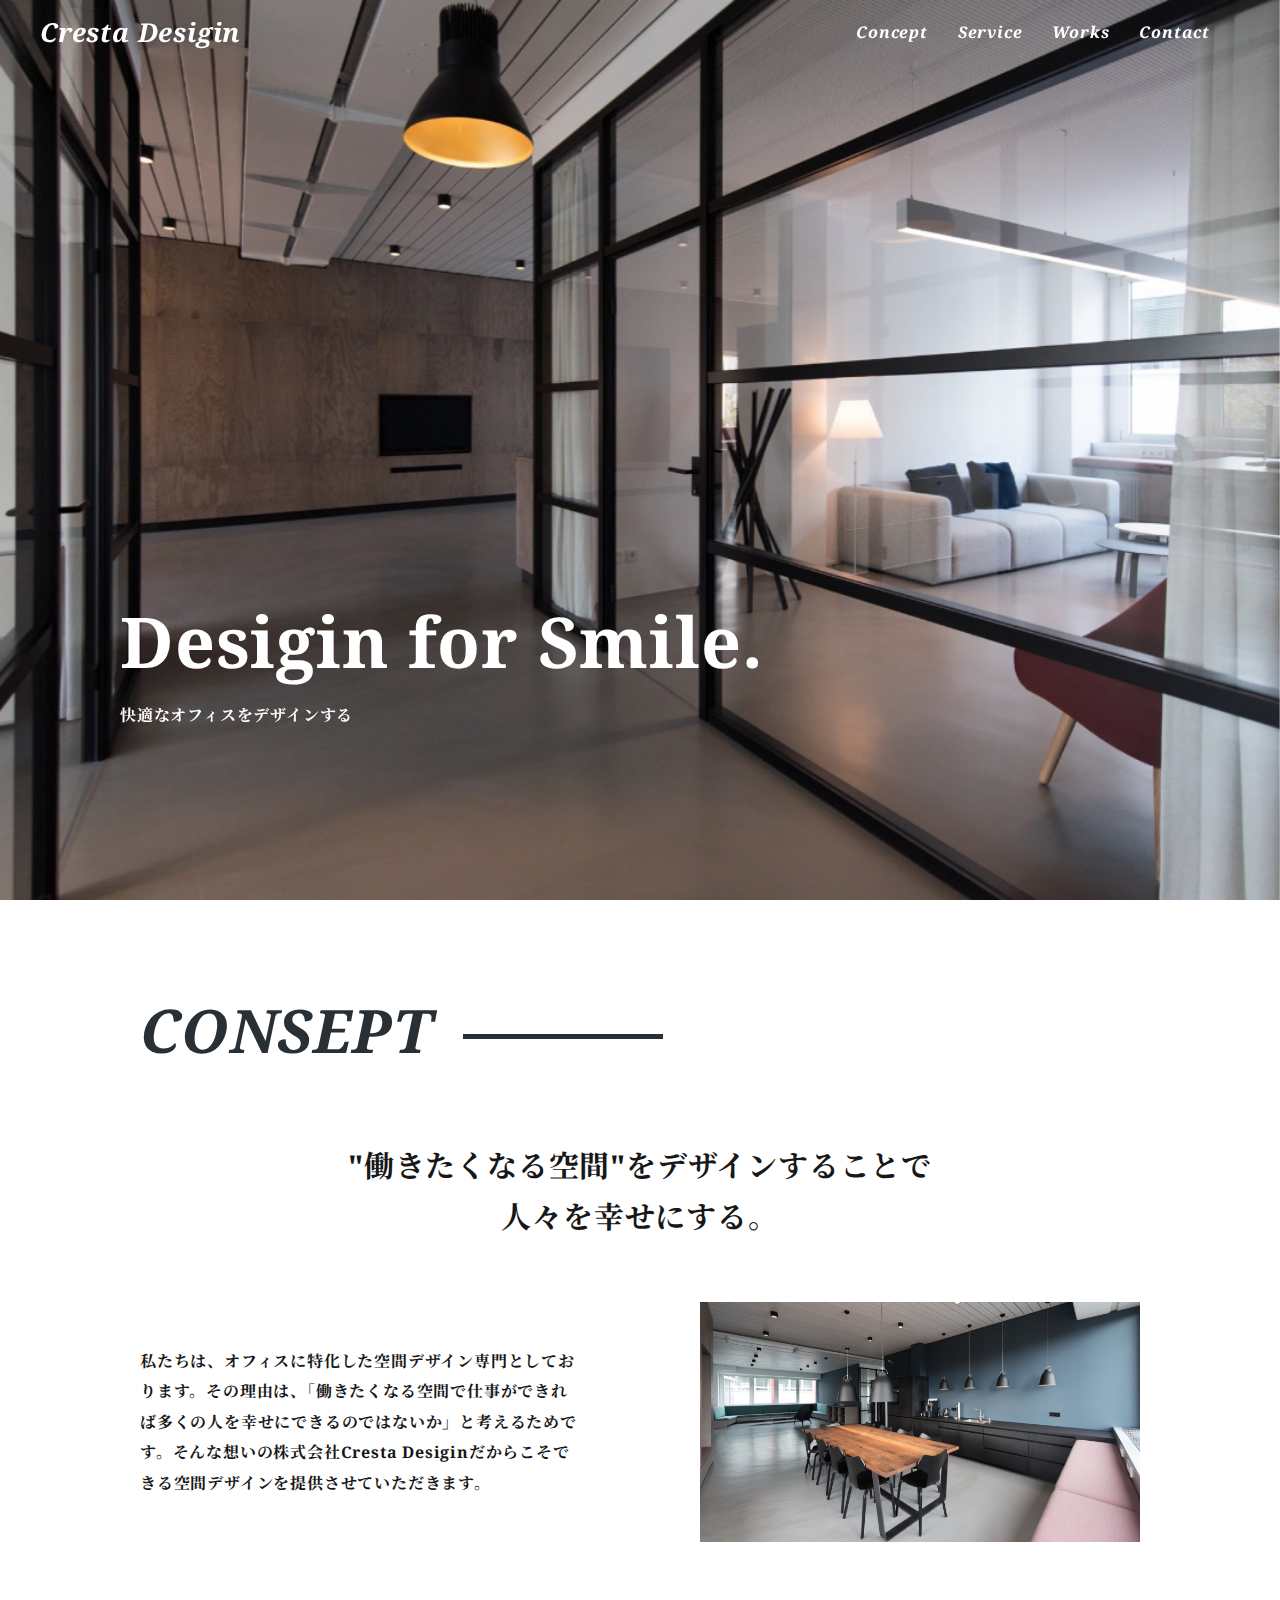
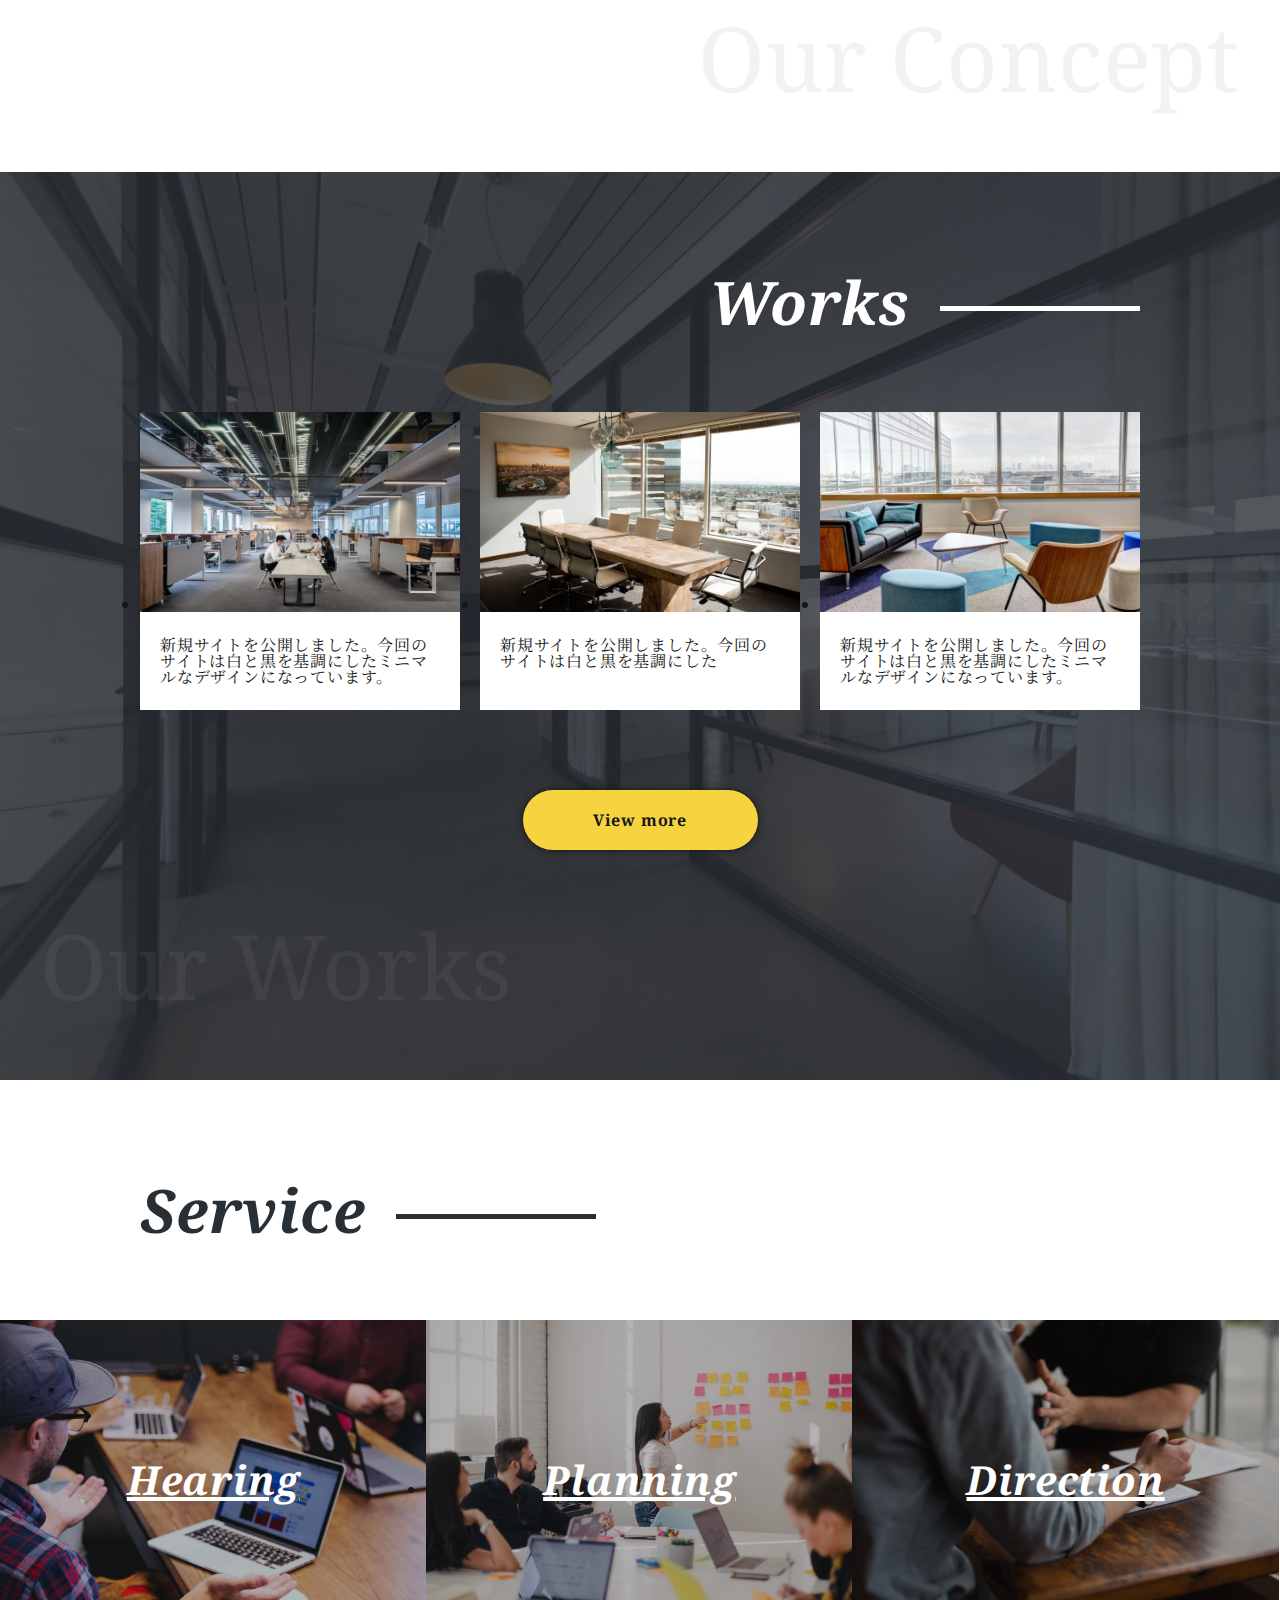
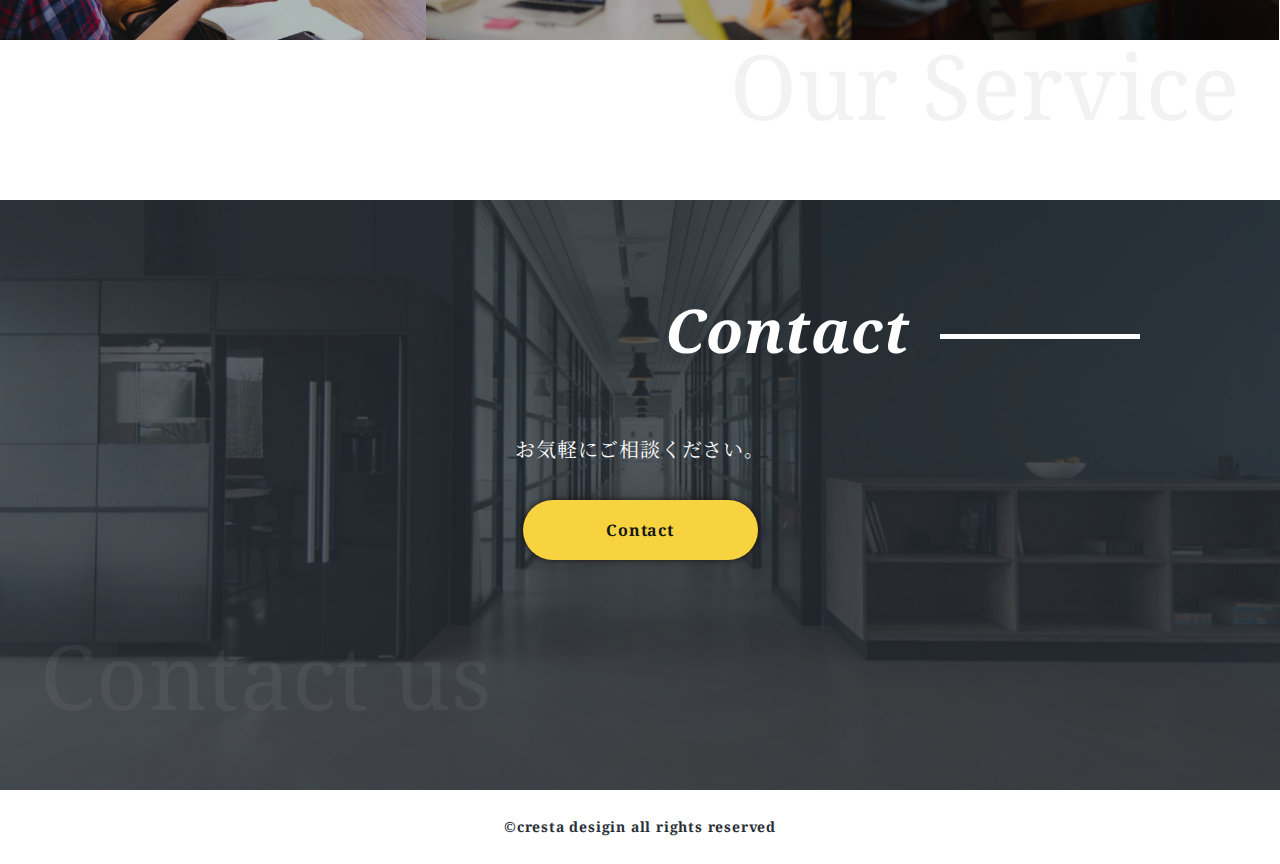
<file: index.html>
<!DOCTYPE HTML>
<html lang="ja">
    <head>
        <meta charset="UTF-8">
        <meta http-equiv="X-UA-Comptible" content="IE=edge">
        <meta name="viewport" content="width=width-device, intial-scale=1.0">
        <link rel="preconnect" href="https://fonts.googleapis.com">
        <link rel="preconnect" href="https://fonts.gstatic.com" crossorigin>
        <link href="https://fonts.googleapis.com/css2?family=Noto+Serif+JP:wght@400;700&family=Noto+Serif:ital,wght@0,400;0,700;1,700&display=swap" rel="stylesheet">
        <!-- <link rel="stylesheet" type="text/css" href="//cdn.jsdelivr.net/npm/slick-carousel@1.8.1/slick/slick.css"/> -->
        <link rel="stylesheet" href="./css/slick.css">
        <link rel="stylesheet" href="./css/reset.css">
        <link rel="stylesheet" href="./css/app.css">
        <title>Cresta Desigin | 快適なオフィス空間をデザインする会社</title>
    </head>
    <body>
        <!-- header -->
        <header class="header">
            <div class="header-inner">
                <h1 class="site-title"><a href=".index.html">Cresta Desigin</a></h1>
                <nav class="header-nav">
                    <ul class="nav-list">
                        <li class="nav-item"><a href="#!">Concept</a></li>
                        <li class="nav-item"><a href="#!">Service</a></li>
                        <li class="nav-item"><a href="#">Works</a></li>
                        <li class="nav-item"><a href="./contact/contact.html">Contact</a></li>
                    </ul>
                </nav>
            </div>
            <button class="burger-btn">
                <span class="bar bar_top"></span>
                <span class="bar bar_mid"></span>
                <span class="bar bar_bottom"></span>
            </button>
        </header>
        <!-- //header -->

        <!-- main -->
        <main>
            <div class="fv">
                <ul class="slider">
                    <li>
                        <img src="./img/fv-bgi_01@2x.jpg" alt="">
                    </li>
                    <li>
                        <img src="./img/fv-bgi_02@2x.jpg" alt="">
                    </li>
                    <li>
                        <img src="./img/fv-bgi_03@2x.jpg" alt="">
                    </li>
                </ul>
                <div class="main-copy">
                    <p class="en-copy">Desigin for Smile.</p>
                    <p class="ja-copy">快適なオフィスを<br class="sp-br">デザインする</p>
                </div>
            </div>
            <section class="section-wrapper">
                <h2 class="section-title">CONSEPT</h2>
                <div class="section-inner">
                    <p class="concept-lead">
                        "働きたくなる空間"をデザインすることで<br class="pc-br">人々を幸せにする。
                    </p>
                    <div class="concept-content">
                        <p class="concept-text">
                            私たちは、オフィスに特化した空間デザイン専門としております。その理由は、「働きたくなる空間で仕事ができれば多くの人を幸せにできるのではないか」と考えるためです。そんな想いの株式会社Cresta Desiginだからこそできる空間デザインを提供させていただきます。
                        </p>
                        <div class="concept-img-wrapper">
                            <img src="./img/concept-image@2x.jpg" alt="concept-image">
                        </div>
                    </div>
                </div>
                <div class="section-bottom text-right">
                    Our Concept
                </div>
            </section>

            <section class="section-wrapper bg-works">
                <h2 class="section-title text-white text-right">Works</h2>
                <ul class="works-list">
                    <li class="works-item">
                        <a href="#">
                            <div class="works-list-img">
                                <img src="img/card-img01@2x.jpg" alt="works-image1">
                            </div>
                            <p class="works-list-text">
                                新規サイトを公開しました。今回のサイトは白と黒を基調にしたミニマルなデザインになっています。
                            </p>
                        </a>
                    </li>
                    <li class="works-item">
                        <a href="#">
                            <div class="works-list-img">
                                <img src="img/card-img02@2x.jpg" alt="works-image2">
                            </div>
                            <p class="works-list-text">
                                新規サイトを公開しました。今回のサイトは白と黒を基調にした
                            </p>
                        </a>
                    </li>
                    <li class="works-item">
                        <a href="#">
                            <div class="works-list-img">
                                <img src="img/card-img03@2x.jpg" alt="works-image3">
                            </div>
                            <p class="works-list-text">
                                新規サイトを公開しました。今回のサイトは白と黒を基調にしたミニマルなデザインになっています。
                            </p>
                        </a>
                    </li>
                </ul>
                    <a href ="#" class="link-btn">View more</a>
                <div class="section-bottom text-white">
                    Our Works
                </div>
            </section>

            <section class="section-wrapper">
                <h2 class="section-title">Service</h2>
                <ul class="service-list">
                    <li class="service-item service1"><a href="#">Hearing</a></li>
                    <li class="service-item service2"><a href="#">Planning</a></li>
                    <li class="service-item service3"><a href="#">Direction</a></li>
                </ul>
                <div class="section-bottom text-right">
                    Our Service
                </div>
            </section>

            <section class="section-wrapper bg-contact">
                <h2 class="section-title text-white text-right">Contact</h2>
                <p class="contact-text">お気軽にご相談ください。</p>
                <a href ="./contact.html" class="link-btn">Contact</a>
                <div class="section-bottom text-white">
                    Contact us
                </div>
            </section>
        </main>
        <!-- //main -->

        <!-- footer -->
        <footer>
            <small>&copy;cresta desigin all rights reserved</small>
        </footer>
        <!-- //footer -->

        <script src="https://ajax.googleapis.com/ajax/libs/jquery/3.6.1/jquery.min.js"></script>
        <!-- <script type="text/javascript" src="//cdn.jsdelivr.net/npm/slick-carousel@1.8.1/slick/slick.min.js"></script> -->
        <script src="./js/slick.js"></script>
        <script src="./js/script.js"></script>
        
    </body>
</html>
</file>
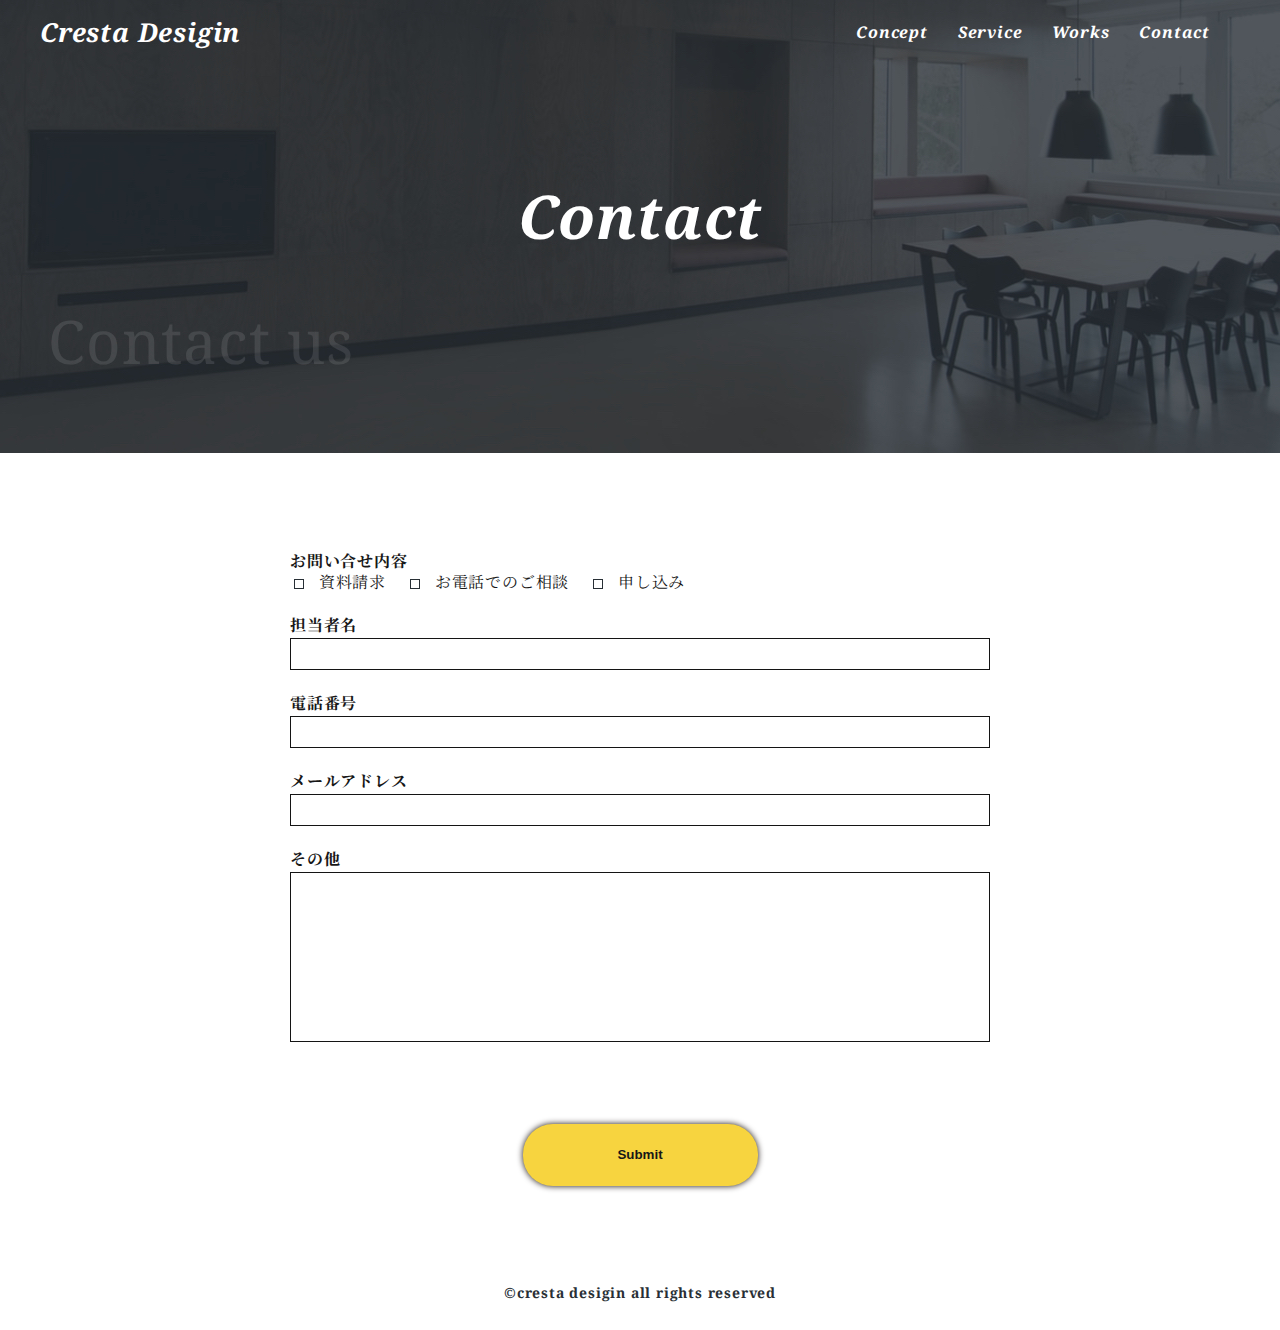
<file: contact/contact.html>
<!DOCTYPE HTML>
<html lang="ja">
    <head>
        <meta charset="UTF-8">
        <meta http-equiv="X-UA-Comptible" content="IE=edge">
        <meta name="viewport" content="width=width-device, intial-scale=1.0">
        <link rel="preconnect" href="https://fonts.googleapis.com">
        <link rel="preconnect" href="https://fonts.gstatic.com" crossorigin>
        <link href="https://fonts.googleapis.com/css2?family=Noto+Serif+JP:wght@400;700&family=Noto+Serif:ital,wght@0,400;0,700;1,700&display=swap" rel="stylesheet">
        <link rel="stylesheet" href="../css/reset.css">
        <link rel="stylesheet" href="../css/contact.css">
        <title>Cresta Desigin | お問い合わせ</title>
    </head>
    <body>
        <!-- header -->
        <header class="header">
            <div class="header-inner">
                <h1 class="site-title"><a href="../index.html">Cresta Desigin</a></h1>
                <nav class="header-nav">
                    <ul class="nav-list">
                        <li class="nav-item"><a href="#!">Concept</a></li>
                        <li class="nav-item"><a href="#!">Service</a></li>
                        <li class="nav-item"><a href="#">Works</a></li>
                        <li class="nav-item"><a href=".contact.html">Contact</a></li>
                    </ul>
                </nav>
            </div>
            <button class="burger-btn">
                <span class="bar bar_top"></span>
                <span class="bar bar_mid"></span>
                <span class="bar bar_bottom"></span>
            </button>
        </header>
        <!-- //header -->

        <!-- main -->
        <main>
            <!-- page-title -->
            <div class="page-title-wrapper">
                <h1 class="page-title">Contact</h1>
                <div class="page-title-bottom">Contact us</div>
            </div>
            <!-- //page-title -->

            <!-- form -->
            <form action="" class="form-wrapper">
                <ul class="form-list">
                    <li class="form-item">
                        <label for="" class="form-label">お問い合せ内容</label>
                        <ul class="checkbox-list">
                            <li class="checkbox-item">
                                <input type="checkbox" class="checkbox" id="document">
                                <label for="document">資料請求</label>
                            </li>
                            <li class="checkbox-item">
                                <input type="checkbox" class="checkbox" id="phone">
                                <label for="phone">お電話でのご相談</label>
                            </li>
                                <li class="checkbox-item">
                                <input type="checkbox" class="checkbox" id="application">
                                <label for="application">申し込み</label>
                            </li>
                        </ul>
                    </li>
                    <li class="form-item">
                        <label for="" class="form-label">担当者名</label>
                        <input type="text" class="input-text">
                    </li>
                    <li class="form-item">
                        <label for="" class="form-label">電話番号</label>
                        <input type="text" class="input-text">
                    </li>
                    <li class="form-item">
                        <label for="" class="form-label">メールアドレス</label>
                        <input type="text" class="input-text">
                    </li>
                    <li class="form-item">
                        <label for="" class="form-label">その他</label>
                        <textarea name="" id="" cols="30" rows="10"></textarea>
                        </li>
                </ul>
                <input type="submit" value="Submit" class="submit-btn">
            </form>
            <!-- form -->
        </main>
        <!-- //main -->

        <!-- footer -->
        <footer>
            <small>&copy;cresta desigin all rights reserved</small>
        </footer>
        <!-- //footer -->
    </body>
</html>
</file>
<file: css/app.css>
/*---------------------------*/
/*base*
/*---------------------------*/
html {
    font-size: 62.5%;
}

body {
    font-size: 1.6rem;
    letter-spacing: .05em;
    color:#171717;
    font-family: 'Noto Serif', 'Noto Serif JP', serif;
}

img {
    width: 100%;
    vertical-align: bottom;
}

.section-wrapper {
    padding: 100px 0 70px;
}

.section-title {
    max-width: 1000px;
    color: #282F35;
    font-size: 6rem;
    font-style: italic;
    margin: 0 auto 80px;
    padding: 0 20px;
}

.section-title::after{
    content:"";
    display: inline-block;
    background-color: #282F35;
    width: 200px;
    height: 5px;
    margin-left: 30px;
    vertical-align: middle;
}

.section-inner{
    max-width:1000px;
    margin: 0 auto;
    padding: 0 50px;
}

.section-bottom {
    max-width: 1200px;
    margin: 0 auto;
    font-size: 9rem;
    opacity: .05;
}

.link-btn {
    display: block;
    width: 235px;
    line-height: 60px;
    margin: 0 auto 70px;
    background-color: #f7d43f;
    box-shadow:  0 0 6px #1b1310;
    border-radius: 30px;
    text-align: center;
    color: #171717;
    font-weight: bold;
    text-decoration: none;
    transition: .3s;
}

.link-btn:hover {
    opacity: .7;
    transition: .3s;
}

.text-right {
    text-align: right;
}

.text-white {
    color:#FFFFFF;
}

.section-title.text-white::after {
    background-color: #FFFFFF;
}

.sp-br {
    display: none;
}

/*---------------------------*/
/*header*
/*---------------------------*/
.header {
    padding: 19px 30px;
    position: absolute;
    top: 0;
    left: 0;
    z-index: 1;
    box-sizing: border-box;
    width: 100%;
    transition: .3s;
}

.header-inner {
    display: flex;
    justify-content:space-between;
    align-items: center;
    max-width: 1200px;
    margin: 0 auto;
}

.header a {
    color: #FFFFFF;
    text-decoration: none;
    transition: .3s;
    font-weight: bold;
    font-style:  italic;
}

.header a:hover {
    opacity: .7s;
    transition: .3s;
}

.site-title {
    font-size: 2.6rem;
}

.nav-list {
    display: flex;
}

.nav-item {
    margin-right: 30px;
}

.nav-item :last-of-type {
    margin-right: 0;
}

.burger-btn {
    display: none;
}

.header.fixed {
    position: fixed;
    background-color: #282f35;
    padding: 30px;
    width: 100%;
    transition: .3s;
}

/*---------------------------*/
/*first view*
/*---------------------------*/
.fv {
    height: 100vh;
    min-height: 550px;
    position: relative;
    background-size: cover;
    background-position: center;
}

.fv img {
    height: 100vh;
    min-height: 550px;
    object-fit: cover;
}

.main-copy {
    position: absolute;
    left: 120px;
    bottom: 177px;
    color : #FFFFFF;
    font-weight: bold;
}

.en-copy {
    font-size: 7rem;
    margin-bottom: 31px;
}

.jp-copy {
    font-size: 4rem;
    text-align: center;
}

.slick-arrow {
    display: none !important;
}

/*---------------------------*/
/*concept
/*---------------------------*/

.concept-lead{
    text-align: center;
    font-size: 3rem;
    margin-bottom: 60px;
    font-weight: bold;
    line-height: 1.7;
}

.concept-content {
    display: flex;
    justify-content: space-between;
    align-items: center;
    margin-bottom: 70px;
}

.concept-text {
    max-width: 440px;
    line-height: 1.9;
    font-weight: bold;
}

.content-img-wrapper {
    max-width: 440px;
    margin-left: 20px;
}

/*---------------------------*/
/*works
/*---------------------------*/
.bg-works {
    background-image: url(../img/works-bgi@2x.jpg);
    background-size: cover;
    background-position: center;
}

.works-list {
    max-width: 1000px;
    margin: 0 auto 80px;
    padding: 0 50px; 
    display: flex;
    justify-content: space-between;
}

.works-item {
    width: 32%;
    background-color: #FFFFFF;
}

.works-item a {
    color: #141414;
    text-decoration: none;
}

.works-list-text {
    padding: 25px 20px;
}

/*---------------------------*/
/*service
/*---------------------------*/
.service-list {
    display: flex;
}

.service-item {
    width: 33.3%;
}

.service-item.service1 {
    background-image: url(../img/service-img01@2x.jpg);
}

.service-item.service2 {
    background-image: url(../img/service-img02@2x.jpg);
}

.service-item.service3 {
    background-image: url(../img/sevice-img03@2x.jpg);
}

.service-item a {
    text-align: none;
    display: block;
    width: 100%;
    text-align: center;
    color: #FFFFFF;
    line-height: 320px;
    font-size: 4rem;
    font-weight: bold;
    font-style: italic;
    transition: .3s;
}

.service-item a:hover{
    background-color: (40,47,53,.7);
    transition: .3s;
}

/*---------------------------*/
/*contact
/*---------------------------*/
.bg-contact {
    background-image: url(../img/contact-bgi@2x.jpg);
    background-size: cover;
    background-position: center;
}

.contact-text {
    text-align: center;
    color:#FFFFFF;
    font-size: 2rem;
    margin-bottom: 40px;
}

/*---------------------------*/
/*footer
/*---------------------------*/
footer {
    padding: 30px 0;
    text-align: center;
    font-size:  1.4rem;
    font-weight: bold;
    color: #282f35;
}

@media screen and (max-width:768px){
    /*---------------------------*/
    /*bese_sp
    /*---------------------------*/ 
    .section-wrapper {
        padding: 100px 0 40px;
    }

    .section-title::after{
        width: 90px;
    }


    .section-title {
        padding: 0 4vw;
        font-size: 3rem;
        margin-bottom:  50px;
    }

    .section-inner{
        padding: 0 4vw;
    }

    .section-bottom{
        font-size: 4rem;
        padding:  0 4vw;
    }

    .link-btn {
        margin-bottom: 40px;
    }

    /*---------------------------*/
    /*header_sp
    /*---------------------------*/ 
    header {
        padding: 30px 4vw 0;
    }
    
    .header-nav {
        display: none;
        position: fixed;
        top: 0;
        left: 0;
        width: 100%;
        height: 100vh;
        background-color: #282f35;
    }

    .nav-list {
        height: 100%;
        flex-direction: column;
        justify-content: center;
        align-items: center;
    }

    .nav-item {
        margin: 0 0 30px;
    }

    .nav-item:last-of-type {
        margin-bottom: 0;
    }

    .burger-btn {
        display: block;
        position: absolute;
        top: 30px;
        right : 4vw;
    }

    .burger-btn .bar {
        display: block;
        height: 3px;
        width: 30px;
        background-color: #FFFFFF;
        transition: .3s;
    }

    .bar_top,
    .bar_mid {
        margin-bottom: 8px;
    }

    .burger-btn.cross .bar_top {
        transform:  rotate(45deg) translate(8px, 8px);
        transition: .3s;
    }

    .burger-btn.cross .bar_mid {
        opacity: 0;
        transition: .3s;
    }

    .burger-btn.cross .bar_bottom {
        transform:  rotate(-45deg) translate(8px, -8px);
        transition: .3s;
    }

    body.noscroll{
        overflow: hidden;
    }

    button {
        background-color: transparent;
        border: none;
        cursor: pointer;
        outline: none;
        padding: 0;
        appearance: none;
    }

    .sp-br {
        display: block;
    }
    
    .pc-br {
        display: none;
    }

    /*---------------------------*/
    /*fv_sp
    /*---------------------------*/ 

    .main-copy {
        top: 50%;
        left: 50%;
        transform: translate(-50%,-50%);
    }

    .en-copy {
        font-size: 9.8vw;
    }

    .jp-copy{
        font-size: 8vw;
    }

    /*---------------------------*/
    /*concept_sp
    /*---------------------------*/ 
    .concept-lead {
        font-size: 2rem;
        margin-bottom: 32px;
    }

    .concept-content {
        display: block;
        margin-bottom: 40px;
    }

    .concept-text {
        margin-bottom: 30px;
    }

    .content-img-wrapper {
        margin: 0;
    }

    /*---------------------------*/
    /*works_sp
    /*---------------------------*/
    .works-list {
    display: block;
    padding: 0 4vw;
    margin-bottom: 80px;
    }

    .works-item {
        width: 320px;
        max-width: 100%;
        margin: 0 auto 30px;
    }

    /*---------------------------*/
    /*service_sp
    /*---------------------------*/

    .service-list {
        display: block;
        margin-bottom: 40px;

    }

    .service-item {
        width: 100%;
        margin-bottom: 30px;
    }

    .service-item a {
        line-height: 250px;
    }
}
</file>
<file: css/contact.css>
/*---------------------------*/
/*base*
/*---------------------------*/
html {
    font-size: 62.5%;
}

body {
    font-size: 1.6rem;
    letter-spacing: .05em;
    color:#171717;
    font-family: 'Noto Serif', 'Noto Serif JP', serif;
}

img {
    width: 100%;
    vertical-align: bottom;
}

.section-wrapper {
    padding: 100px 0 70px;
}

.section-title {
    max-width: 1000px;
    color: #282F35;
    font-size: 6rem;
    font-style: italic;
    margin: 0 auto 80px;
    padding: 0 20px;
}

.section-title::after{
    content:"";
    display: inline-block;
    background-color: #282F35;
    width: 200px;
    height: 5px;
    margin-left: 30px;
    vertical-align: middle;
}

.section-inner{
    max-width:1000px;
    margin: 0 auto;
    padding: 0 50px;
}

.section-bottom {
    max-width: 1200px;
    margin: 0 auto;
    font-size: 9rem;
    opacity: .05;
}

.submit-btn {
    display: block;
    width: 235px;
    line-height: 60px;
    margin: 0 auto 70px;
    background-color: #f7d43f;
    box-shadow:  0 0 6px #1b1310;
    border-radius: 30px;
    text-align: center;
    color: #171717;
    font-weight: bold;
    text-decoration: none;
    transition: .3s;
    border: none;
}

.submit-btn:hover {
    opacity: .7;
    transition: .3s;
    cursor: pointer;
}


/*---------------------------*/
/*header*
/*---------------------------*/
.header {
    padding: 19px 30px;
    position: absolute;
    top: 0;
    left: 0;
    z-index: 1;
    box-sizing: border-box;
    width: 100%;
}

.header-inner {
    display: flex;
    justify-content:space-between;
    align-items: center;
    max-width: 1200px;
    margin: 0 auto;
}

.header a {
    color: #FFFFFF;
    text-decoration: none;
    transition: .3s;
    font-weight: bold;
    font-style:  italic;
}

.header a:hover {
    opacity: .7s;
    transition: .3s;
}

.site-title {
    font-size: 2.6rem;
}

.nav-list {
    display: flex;
}

.nav-item {
    margin-right: 30px;
}

.nav-item :last-of-type {
    margin-right: 0;
}

.burger-btn {
    display: none;
}

/*---------------------------*/
/*page-title*
/*---------------------------*/
.page-title-wrapper {
    height: 453px;
    background-image: url(../img/contact-page-bgi@2x.jpg);
    background-size: cover;
    background-position: center;
    margin-bottom: 100px;
}

.page-title {
    font-size: 6rem;
    font-weight: bold;
    font-style: italic;
    text-align: center;
    padding-top: 186px;
    color: #FFFFFF;
}

.page-title-bottom {
    font-size: 6rem;
    color:#FFFFFF;
    opacity: .1;
    margin: 65px 0 0 48px;
}

/*---------------------------*/
/*form*
/*---------------------------*/
.form-wrpper {
    padding: 100px 0 80px;
}

.form-list {
    list-style: none;
    max-width: 700px;
    margin: 0 auto 80px;
    padding: 0 50px;
}

.form-item {
    margin-bottom: 25px;
}

.form-item:last-of-type {
    margin-bottom: 0;
}

.form-label {
    display: block;
    margin-bottom: 5px;
    font-weight: bold;
}

input, textarea {
    resize: none;
    appearance: none;
    -webkit-appearance: none;
    outline: none;
    border: 1px solid #141414;
    width: 100%;
    color: #171717;
    box-sizing: border-box;
}

.input-text {
    padding: 0 8px;
    line-height: 30px;
}

textarea {
    height: 170px;
    padding: 0 8px;
    line-height: 30px;
}

.checkbox-list {
    list-style: none;
    display: flex;
}

.checkbox-item {
    margin-right: 20px;
}

.checkbox label,
.checkbox {
    cursor: pointer;
}

.checkbox {
    border: solid 1px #282f35;
    height: 10px;
    width: 10px;
    margin-right: 10px;
}

.checkbox:checked {
    background-color: #333333;
}

/*---------------------------*/
/*footer
/*---------------------------*/
footer {
    padding: 30px 0;
    text-align: center;
    font-size:  1.4rem;
    font-weight: bold;
    color: #282f35;
}

@media screen and (max-width:768px){
    /*---------------------------*/
    /*bese_sp
    /*---------------------------*/ 
    .section-wrapper {
        padding: 100px 0 40px;
    }

    .section-title::after{
        width: 90px;
    }

    .section-title {
        padding: 0 4vw;
        font-size: 3rem;
        margin-bottom:  50px;
    }

    .section-inner{
        padding: 0 4vw;
    }

    .section-bottom{
        font-size: 4rem;
        padding:  0 4vw;
    }

    .link-btn {
        margin-bottom: 40px;
    }

    /*---------------------------*/
    /*header_sp
    /*---------------------------*/ 
    header {
        padding: 30px 4vw 0;
    }
    
    .header-nav {
        display: none;
        position: fixed;
        top: 0;
        left: 0;
        width: 100%;
        height: 100vh;
        background-color: #282f35;
    }

    .nav-list {
        height: 100%;
        flex-direction: column;
        justify-content: center;
        align-items: center;
    }

    .nav-item {
        margin: 0 0 30px;
    }

    .nav-item:last-of-type {
        margin-bottom: 0;
    }

    .burger-btn {
        display: block;
        position: absolute;
        top: 30px;
        right : 4vw;
    }

    .burger-btn .bar {
        display: block;
        height: 3px;
        width: 30px;
        background-color: #FFFFFF;
    }

    .bar_top,
    .bar_mid{
        margin-bottom: 8px;
    }

    button {
        background-color: transparent;
        border: none;
        cursor: pointer;
        outline: none;
        padding: 0;
        appearance: none;
    }

    .sp-br {
        display: block;
    }
    
    .pc-br {
        display: none;
    }

    /*---------------------------*/
    /*form_sp
    /*---------------------------*/ 
    .checkbox-list{
        display: block;
    }

    .checkbox-item{
        margin-right: 0;
    }

}
</file>
